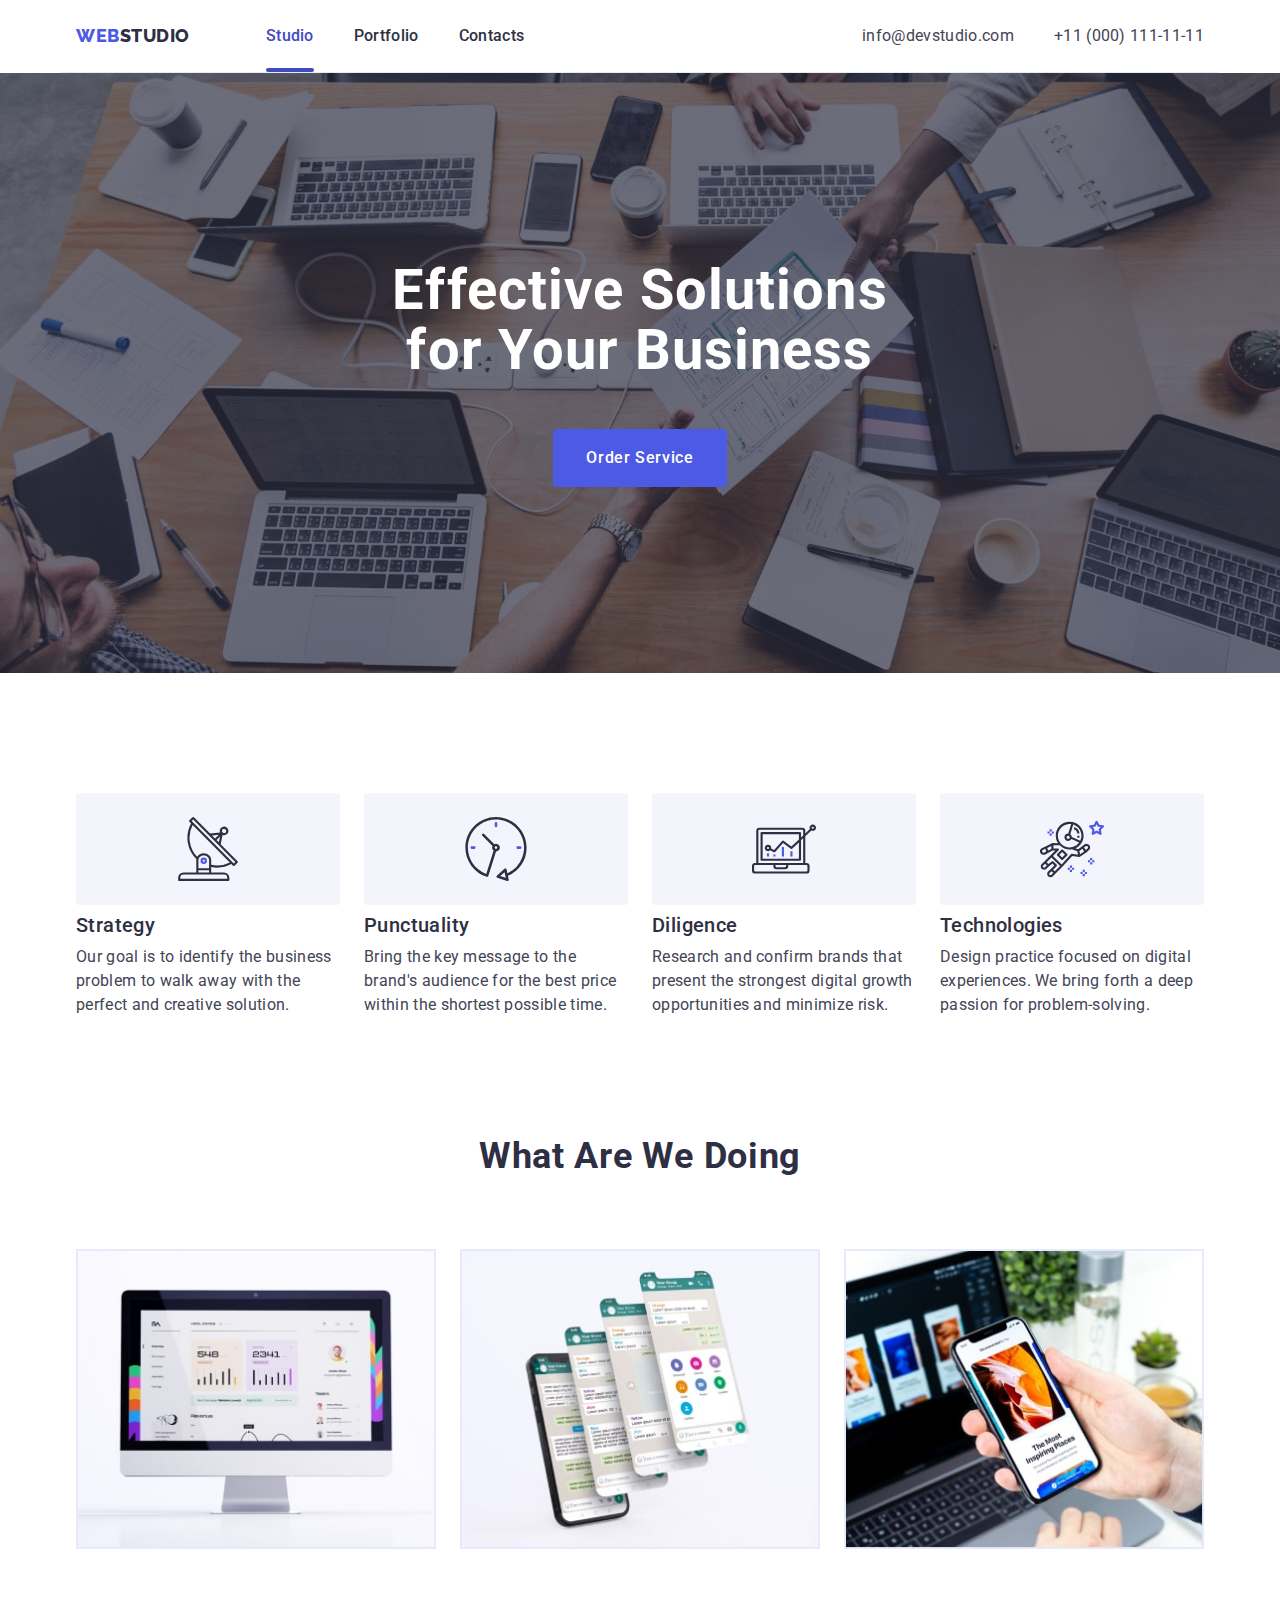
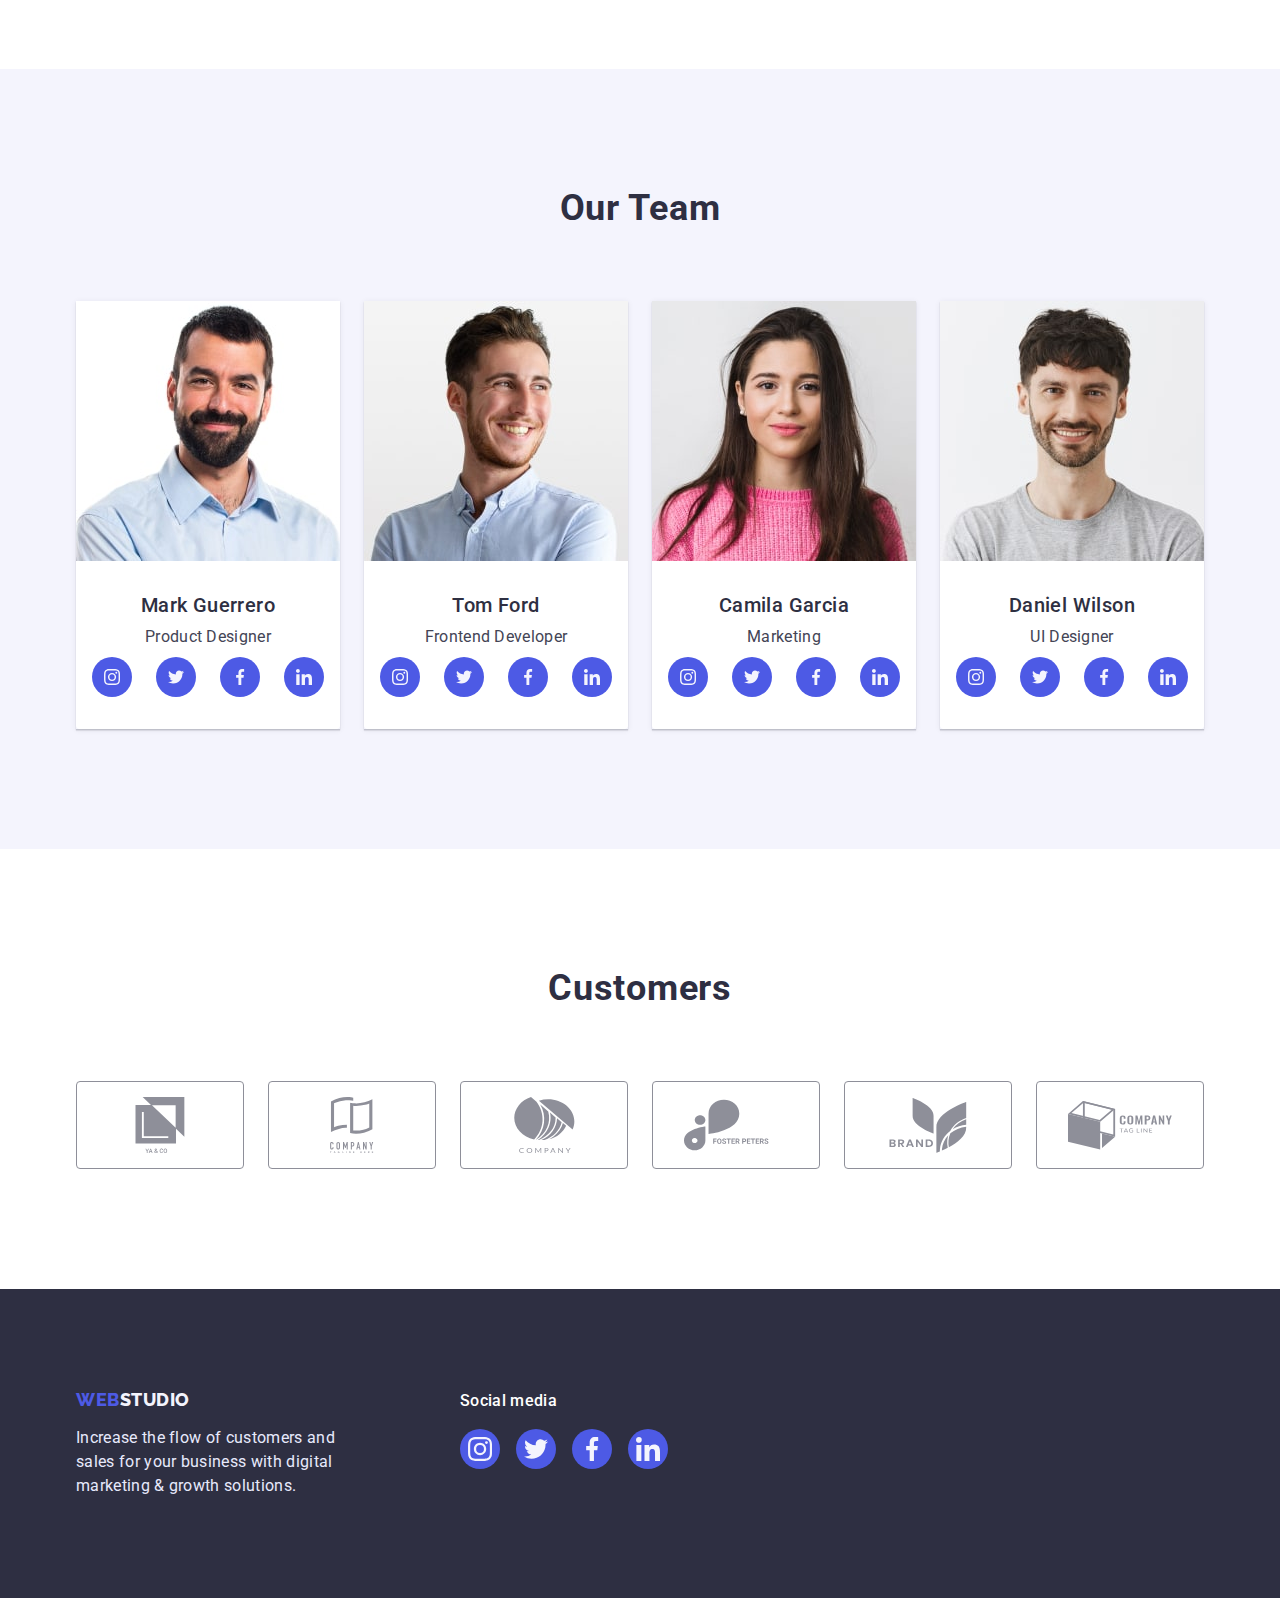
<file: index.html>
<!DOCTYPE html>
<html lang="en">
  <head>
    <meta charset="UTF-8" />
    <meta http-equiv="X-UA-Compatible" content="IE=edge" />
    <meta name="viewport" content="width=device-width, initial-scale=1.0" />
    <title>WebStudio</title>
    <link rel="preconnect" href="https://fonts.googleapis.com" />
    <link rel="preconnect" href="https://fonts.gstatic.com" crossorigin />
    <link
      href="https://fonts.googleapis.com/css2?family=Raleway:wght@800&family=Roboto:wght@400;500;700;900&display=swap"
      rel="stylesheet"
    />
    <link
      rel="stylesheet"
      href="https://cdnjs.cloudflare.com/ajax/libs/modern-normalize/1.1.0/modern-normalize.min.css"
    />
    <link rel="stylesheet" href="./css/styles.css" />
  </head>
  <body>
    <header class="header">
      <div class="container header-nav">
        <nav class="main-nav">
          <a class="logo link" href="./index.html">
            Web<span class="studio-header-logo">Studio</span></a
          >
          <ul class="header-list list">
            <li class="header-item item">
              <a class="current-link header-link link" href="./index.html"
                >Studio</a
              >
            </li>
            <li class="item">
              <a class="header-link link" href="./portfolio.html">Portfolio</a>
            </li>
            <li class="item">
              <a class="header-link link" href="">Contacts</a>
            </li>
          </ul>
        </nav>

        <address class="header-address">
          <ul class="address-list list">
            <li class="item">
              <a class="address-link link" href="mailto:info@devstudio.com"
                >info@devstudio.com</a
              >
            </li>

            <li class="item">
              <a class="address-link link" href="tel:+110001111111"
                >+11 (000) 111-11-11</a
              >
            </li>
          </ul>
        </address>
      </div>
    </header>
    <main>
      <!-- Hero -->
      <section class="hero section overlay">
        <div class="container">
          <h1 class="hero-title">Effective Solutions for Your Business</h1>
          <button class="hero-btn open-modal" type="button" data-modal-open>
            Order Service
          </button>

          <!-- Modal window -->
          <div class="backdrop is-hidden" data-modal>
            <div class="modal no-scroll">
              <button class="close-button" type="button" data-modal-close>
                <svg class="icon-close" width="8" height="8">
                  <use href="./images/symbol-defs.svg#close"></use>
                </svg>
              </button>
            </div>
          </div>
        </div>
      </section>

      <!-- Our advantages -->

      <section class="advantages section">
        <div class="container">
          <h2 class="visually-hidden">Our advantages</h2>
          <ul class="advantages-list list">
            <li class="item">
              <div class="item-icon-advantages">
                <svg class="icon-advantages" width="64" height="64">
                  <use href="./images/symbol-defs.svg#antenna"></use>
                </svg>
              </div>
              <h3 class="third-title-section title-advantages">Strategy</h3>
              <p class="advantages-text">
                Our goal is to identify the business problem to walk away with
                the perfect and creative solution.
              </p>
            </li>
            <li class="item">
              <div class="item-icon-advantages">
                <svg class="icon-advantages" width="64" height="64">
                  <use href="./images/symbol-defs.svg#clock"></use>
                </svg>
              </div>
              <h3 class="third-title-section">Punctuality</h3>
              <p class="advantages-text">
                Bring the key message to the brand's audience for the best price
                within the shortest possible time.
              </p>
            </li>
            <li class="item">
              <div class="item-icon-advantages">
                <svg class="icon-advantages" width="64" height="64">
                  <use href="./images/symbol-defs.svg#diagram"></use>
                </svg>
              </div>
              <h3 class="third-title-section">Diligence</h3>
              <p class="advantages-text">
                Research and confirm brands that present the strongest digital
                growth opportunities and minimize risk.
              </p>
            </li>
            <li class="item">
              <div class="item-icon-advantages">
                <svg class="icon-advantages" width="64" height="64">
                  <use href="./images/symbol-defs.svg#astronaut"></use>
                </svg>
              </div>
              <h3 class="third-title-section">Technologies</h3>
              <p class="advantages-text">
                Design practice focused on digital experiences. We bring forth a
                deep passion for problem-solving.
              </p>
            </li>
          </ul>
        </div>
      </section>
      <!-- What are we doing -->
      <section class="section doing">
        <div class="container">
          <h2 class="second-title-section">What are we doing</h2>
          <ul class="doing-list list">
            <li class="item">
              <img
                class="section-img"
                src="./images/img1-1.jpg"
                alt="Computer"
                width="360"
                height="300"
              />
            </li>
            <li class="item">
              <img
                class="section-img"
                src="./images/img1-2.jpg"
                alt="Phone"
                width="360"
                height="300"
              />
            </li>
            <li class="item">
              <img
                class="section-img"
                src="./images/img1-3.jpg"
                alt="Synchronization"
                width="360"
                height="300"
              />
            </li>
          </ul>
        </div>
      </section>
      <!-- Our team -->
      <section class="team section">
        <div class="container">
          <h2 class="second-title-section">Our Team</h2>
          <ul class="team-list list">
            <li class="item">
              <img
                class="team-img"
                src="./images/mark-guerrero.jpg"
                alt="Mark Guerrero"
                width="264"
                height="260"
              />
              <div class="team-img-text">
                <h3 class="third-title-section">Mark Guerrero</h3>
                <p class="member-text">Product Designer</p>
                <ul class="list list-icons-member">
                  <li class="item-icon-member">
                    <a
                      class="link-member"
                      href=""
                      target="_blank"
                      rel="noopener noreferrer nofollow"
                    >
                      <svg class="icon-member" width="16" height="16">
                        <use href="./images/symbol-defs.svg#instagram"></use>
                      </svg>
                    </a>
                  </li>
                  <li class="item-icon-member">
                    <a
                      class="link-member"
                      href=""
                      target="_blank"
                      rel="noopener noreferrer nofollow"
                    >
                      <svg class="icon-member" width="16" height="16">
                        <use href="./images/symbol-defs.svg#twitter"></use>
                      </svg>
                    </a>
                  </li>
                  <li class="item-icon-member">
                    <a
                      class="link-member"
                      href=""
                      target="_blank"
                      rel="noopener noreferrer nofollow"
                    >
                      <svg class="icon-member" width="16" height="16">
                        <use href="./images/symbol-defs.svg#facebook"></use>
                      </svg>
                    </a>
                  </li>
                  <li class="item-icon-member">
                    <a
                      class="link-member"
                      href=""
                      target="_blank"
                      rel="noopener noreferrer nofollow"
                    >
                      <svg class="icon-member" width="16" height="16">
                        <use href="./images/symbol-defs.svg#linkedin"></use>
                      </svg>
                    </a>
                  </li>
                </ul>
              </div>
            </li>
            <li class="item">
              <img
                class="team-img"
                src="./images/tom-ford.jpg"
                alt="Tom Ford"
                width="264"
                height="260"
              />
              <div class="team-img-text">
                <h3 class="third-title-section">Tom Ford</h3>
                <p class="member-text">Frontend Developer</p>
                <ul class="list list-icons-member">
                  <li class="item-icon-member">
                    <a
                      class="link-member"
                      href=""
                      target="_blank"
                      rel="noopener noreferrer nofollow"
                    >
                      <svg class="icon-member" width="16" height="16">
                        <use href="./images/symbol-defs.svg#instagram"></use>
                      </svg>
                    </a>
                  </li>
                  <li class="item-icon-member">
                    <a
                      class="link-member"
                      href=""
                      target="_blank"
                      rel="noopener noreferrer nofollow"
                    >
                      <svg class="icon-member" width="16" height="16">
                        <use href="./images/symbol-defs.svg#twitter"></use>
                      </svg>
                    </a>
                  </li>
                  <li class="item-icon-member">
                    <a
                      class="link-member"
                      href=""
                      target="_blank"
                      rel="noopener noreferrer nofollow"
                    >
                      <svg class="icon-member" width="16" height="16">
                        <use href="./images/symbol-defs.svg#facebook"></use>
                      </svg>
                    </a>
                  </li>
                  <li class="item-icon-member">
                    <a
                      class="link-member"
                      href=""
                      target="_blank"
                      rel="noopener noreferrer nofollow"
                    >
                      <svg class="icon-member" width="16" height="16">
                        <use href="./images/symbol-defs.svg#linkedin"></use>
                      </svg>
                    </a>
                  </li>
                </ul>
              </div>
            </li>
            <li class="item">
              <img
                class="team-img"
                src="./images/camila-garcia.jpg"
                alt="Camila Garcia"
                width="264"
                height="260"
              />
              <div class="team-img-text">
                <h3 class="third-title-section">Camila Garcia</h3>
                <p class="member-text">Marketing</p>
                <ul class="list list-icons-member">
                  <li class="item-icon-member">
                    <a
                      class="link-member"
                      href=""
                      target="_blank"
                      rel="noopener noreferrer nofollow"
                    >
                      <svg class="icon-member" width="16" height="16">
                        <use href="./images/symbol-defs.svg#instagram"></use>
                      </svg>
                    </a>
                  </li>
                  <li class="item-icon-member">
                    <a
                      class="link-member"
                      href=""
                      target="_blank"
                      rel="noopener noreferrer nofollow"
                    >
                      <svg class="icon-member" width="16" height="16">
                        <use href="./images/symbol-defs.svg#twitter"></use>
                      </svg>
                    </a>
                  </li>
                  <li class="item-icon-member">
                    <a
                      class="link-member"
                      href=""
                      target="_blank"
                      rel="noopener noreferrer nofollow"
                    >
                      <svg class="icon-member" width="16" height="16">
                        <use href="./images/symbol-defs.svg#facebook"></use>
                      </svg>
                    </a>
                  </li>
                  <li class="item-icon-member">
                    <a
                      class="link-member"
                      href=""
                      target="_blank"
                      rel="noopener noreferrer nofollow"
                    >
                      <svg class="icon-member" width="16" height="16">
                        <use href="./images/symbol-defs.svg#linkedin"></use>
                      </svg>
                    </a>
                  </li>
                </ul>
              </div>
            </li>
            <li class="item">
              <img
                class="team-img"
                src="./images/daniel-wilson.jpg"
                alt="Daniel Wilson"
                width="264"
                height="260"
              />
              <div class="team-img-text">
                <h3 class="third-title-section">Daniel Wilson</h3>
                <p class="member-text">UI Designer</p>
                <ul class="list list-icons-member">
                  <li class="item-icon-member">
                    <a
                      class="link-member"
                      href=""
                      target="_blank"
                      rel="noopener noreferrer nofollow"
                    >
                      <svg class="icon-member" width="16" height="16">
                        <use href="./images/symbol-defs.svg#instagram"></use>
                      </svg>
                    </a>
                  </li>
                  <li class="item-icon-member">
                    <a
                      class="link-member"
                      href=""
                      target="_blank"
                      rel="noopener noreferrer nofollow"
                    >
                      <svg class="icon-member" width="16" height="16">
                        <use href="./images/symbol-defs.svg#twitter"></use>
                      </svg>
                    </a>
                  </li>
                  <li class="item-icon-member">
                    <a
                      class="link-member"
                      href=""
                      target="_blank"
                      rel="noopener noreferrer nofollow"
                    >
                      <svg class="icon-member" width="16" height="16">
                        <use href="./images/symbol-defs.svg#facebook"></use>
                      </svg>
                    </a>
                  </li>
                  <li class="item-icon-member">
                    <a
                      class="link-member"
                      href="link-member"
                      target="_blank"
                      rel="noopener noreferrer nofollow"
                    >
                      <svg class="icon-member" width="16" height="16">
                        <use href="./images/symbol-defs.svg#linkedin"></use>
                      </svg>
                    </a>
                  </li>
                </ul>
              </div>
            </li>
          </ul>
        </div>
      </section>

      <section class="section">
        <div class="container">
          <h2 class="second-title-section">Customers</h2>
          <ul class="list customers-list">
            <li class="item-icon-customer">
              <a
                class="link-customer"
                href=""
                target="_blank"
                rel="noopener noreferrer nofollow"
              >
                <svg class="icon-customer" width="104" height="56">
                  <use href="./images/symbol-defs.svg#client1"></use>
                </svg>
              </a>
            </li>
            <li class="item-icon-customer">
              <a
                class="link-customer"
                href=""
                target="_blank"
                rel="noopener noreferrer nofollow"
              >
                <svg class="icon-customer" width="104" height="56">
                  <use href="./images/symbol-defs.svg#client2"></use>
                </svg>
              </a>
            </li>
            <li class="item-icon-customer">
              <a
                class="link-customer"
                href=""
                target="_blank"
                rel="noopener noreferrer nofollow"
              >
                <svg class="icon-customer" width="104" height="56">
                  <use href="./images/symbol-defs.svg#client3"></use>
                </svg>
              </a>
            </li>
            <li class="item-icon-customer">
              <a
                class="link-customer"
                href=""
                target="_blank"
                rel="noopener noreferrer nofollow"
              >
                <svg class="icon-customer" width="104" height="56">
                  <use href="./images/symbol-defs.svg#client4"></use>
                </svg>
              </a>
            </li>
            <li class="item-icon-customer">
              <a
                class="link-customer"
                href=""
                target="_blank"
                rel="noopener noreferrer nofollow"
              >
                <svg class="icon-customer" width="104" height="56">
                  <use href="./images/symbol-defs.svg#client5"></use>
                </svg>
              </a>
            </li>
            <li class="item-icon-customer">
              <a
                class="link-customer"
                href=""
                target="_blank"
                rel="noopener noreferrer nofollow"
              >
                <svg class="icon-customer" width="104" height="56">
                  <use href="./images/symbol-defs.svg#client6"></use>
                </svg>
              </a>
            </li>
          </ul>
        </div>
      </section>
    </main>
    <footer class="footer">
      <div class="container social-media-add">
        <div>
          <a class="logo link logo-footer" href="./index.html">
            Web<span class="studio-footer-logo">Studio</span></a
          >
          <p class="footer-text">
            Increase the flow of customers and sales for your business with
            digital marketing & growth solutions.
          </p>
        </div>
        <div class="social-media-container">
          <p class="text-sm">Social media</p>
          <ul class="list list-icons-sm">
            <li class="item-icon-sm">
              <a
                class="link-sm"
                href=""
                target="_blank"
                rel="noopener noreferrer nofollow"
              >
                <svg class="icon-sm" width="24" height="24">
                  <use href="./images/symbol-defs.svg#instagram"></use>
                </svg>
              </a>
            </li>
            <li class="item-icon-sm">
              <a
                class="link-sm"
                href=""
                target="_blank"
                rel="noopener noreferrer nofollow"
              >
                <svg class="icon-sm" width="24" height="24">
                  <use href="./images/symbol-defs.svg#twitter"></use>
                </svg>
              </a>
            </li>
            <li class="item-icon-sm">
              <a
                class="link-sm"
                href=""
                target="_blank"
                rel="noopener noreferrer nofollow"
              >
                <svg class="icon-sm" width="24" height="24">
                  <use href="./images/symbol-defs.svg#facebook"></use>
                </svg>
              </a>
            </li>
            <li class="item-icon-sm">
              <a
                class="link-sm"
                href=""
                target="_blank"
                rel="noopener noreferrer nofollow"
              >
                <svg class="icon-sm" width="24" height="24">
                  <use href="./images/symbol-defs.svg#linkedin"></use>
                </svg>
              </a>
            </li>
          </ul>
        </div>
      </div>
    </footer>
    <script src="./js/modal.js"></script>
  </body>
</html>
</file>
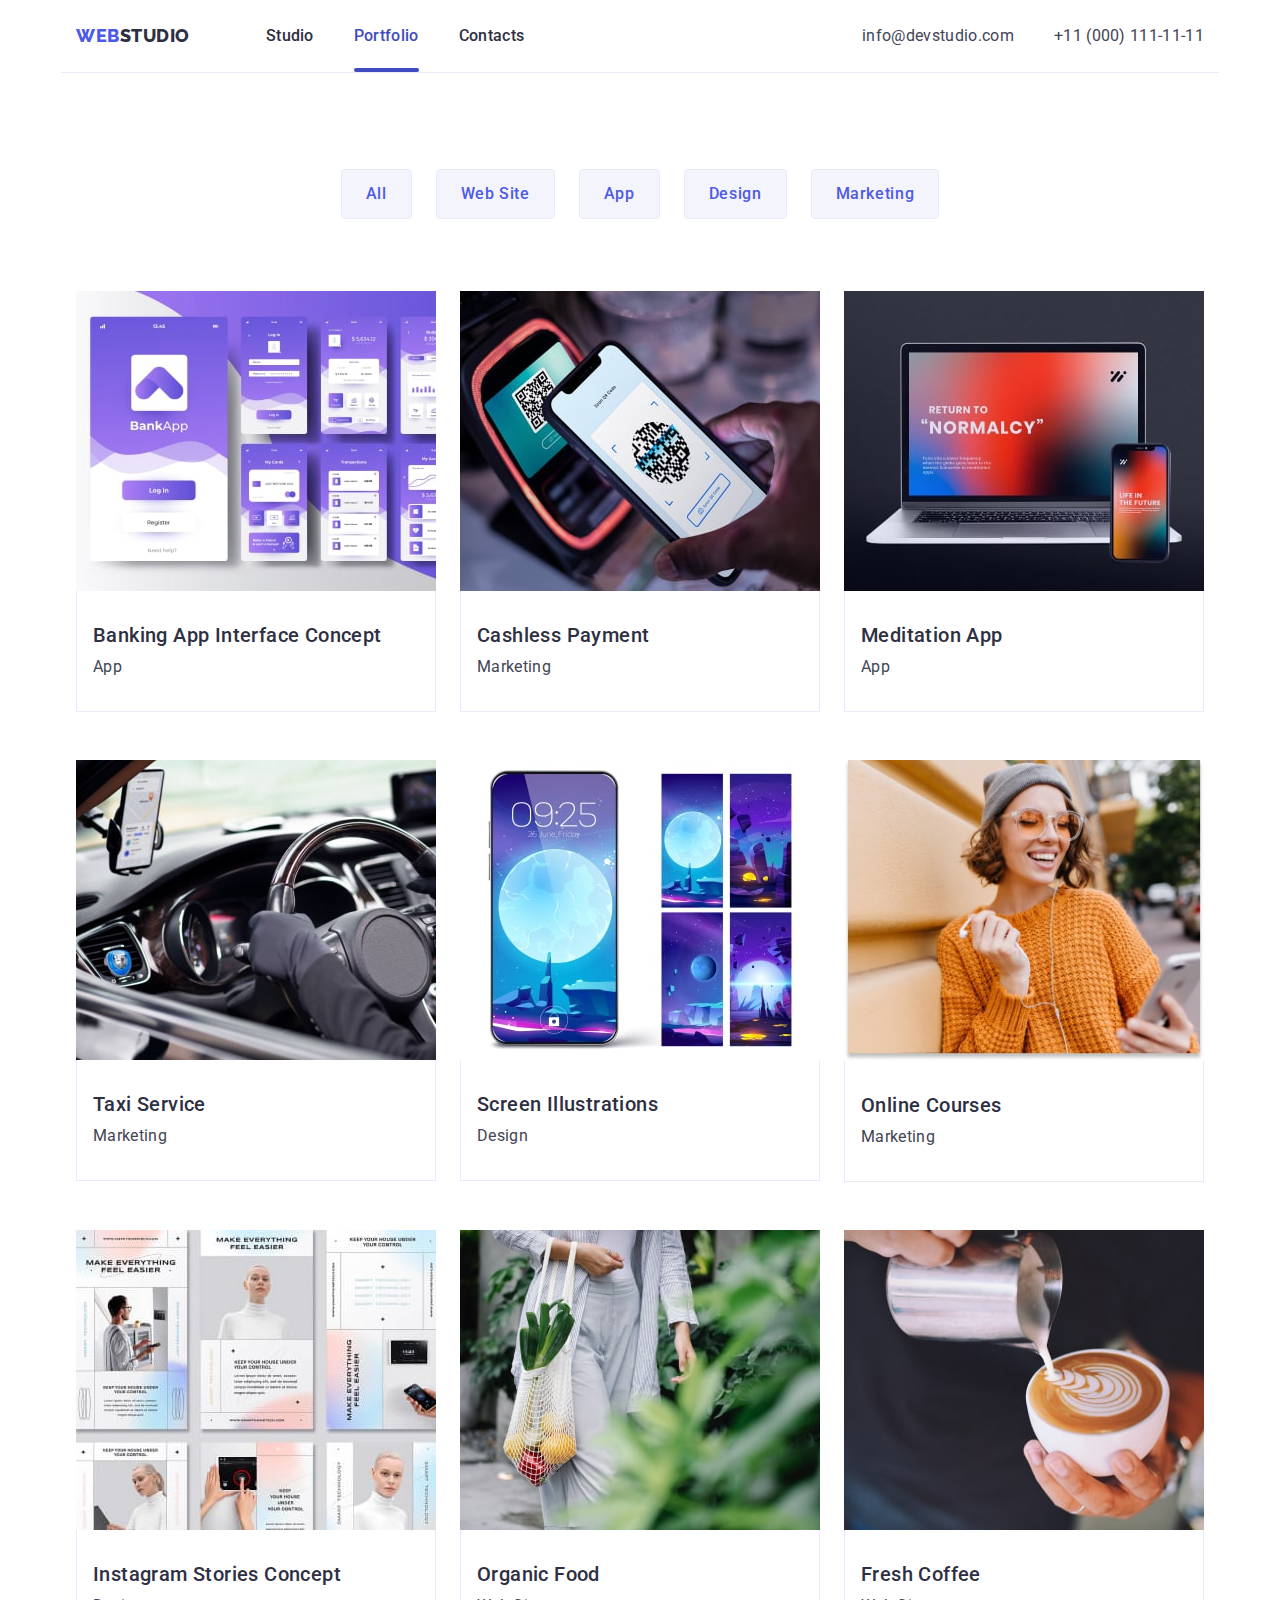
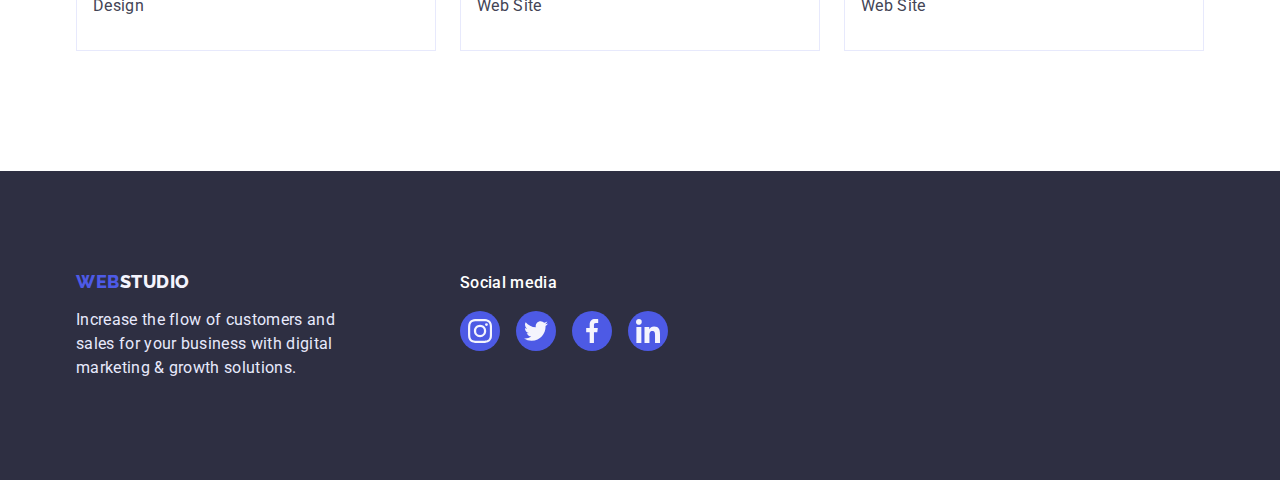
<file: portfolio.html>
<!DOCTYPE html>
<html lang="en">
  <head>
    <meta charset="UTF-8" />
    <meta http-equiv="X-UA-Compatible" content="IE=edge" />
    <meta name="viewport" content="width=device-width, initial-scale=1.0" />
    <title>Portfolio</title>
    <link rel="preconnect" href="https://fonts.googleapis.com" />
    <link rel="preconnect" href="https://fonts.gstatic.com" crossorigin />
    <link
      href="https://fonts.googleapis.com/css2?family=Raleway:wght@800&family=Roboto:wght@400;500;700;900&display=swap"
      rel="stylesheet"
    />
    <link
      rel="stylesheet"
      href="https://cdnjs.cloudflare.com/ajax/libs/modern-normalize/1.1.0/modern-normalize.min.css"
    />
    <link rel="stylesheet" href="./css/styles.css" />
  </head>
  <body>
    <header class="header">
      <div class="container header-nav">
        <nav class="main-nav">
          <a class="logo link" href="./index.html"
            >Web<span class="studio-header-logo">Studio</span></a
          >
          <ul class="header-list list">
            <li class="item">
              <a class="header-link link" href="./index.html">Studio</a>
            </li>
            <li class="item">
              <a class="current-link header-link link" href="./portfolio.html"
                >Portfolio</a
              >
            </li>
            <li class="item">
              <a class="header-link link" href="">Contacts</a>
            </li>
          </ul>
        </nav>
        <address class="header-address">
          <ul class="address-list list">
            <li class="item">
              <a class="address-link link" href="mailto:info@devstudio.com"
                >info@devstudio.com</a
              >
            </li>
            <li class="item">
              <a class="address-link link" href="tel:+110001111111"
                >+11 (000) 111-11-11</a
              >
            </li>
          </ul>
        </address>
      </div>
    </header>
    <main>
      <section class="portfolio-section section">
        <div class="container">
          <h1 class="visually-hidden">Portfolio</h1>
          <ul class="filter-list list">
            <li class="item">
              <button class="filter-btn" type="button">All</button>
            </li>
            <li class="item">
              <button class="filter-btn" type="button">Web Site</button>
            </li>
            <li class="item">
              <button class="filter-btn" type="button">App</button>
            </li>
            <li class="item">
              <button class="filter-btn" type="button">Design</button>
            </li>
            <li class="item">
              <button class="filter-btn" type="button">Marketing</button>
            </li>
          </ul>

          <!-- Portfolio -->

          <ul class="portfolio-list list">
            <li class="item">
              <a class="portfolio-link link" href="">
                <div class="portfolio-thumbs">
                  <div class="overlay-container">
                    <p class="portfolio-thumbs-text">
                      14 Stylish and User-Friendly App Design Concepts · Task
                      Manager App · Calorie Tracker App · Exotic Fruit Ecommerce
                      App · Cloud Storage App
                    </p>
                  </div>

                  <img
                    class="portfolio-img"
                    src="./images2/banking-app.jpg"
                    alt="banking app"
                    width="360"
                    height="300"
                  />
                </div>
                <div class="portfolio-img-text">
                  <h2 class="third-title-section">
                    Banking App Interface Concept
                  </h2>
                  <p class="portfolio-text">App</p>
                </div>
              </a>
            </li>
            <li class="item">
              <a class="portfolio-link link" href="">
                <div class="portfolio-thumbs">
                  <div class="overlay-container">
                    <p class="portfolio-thumbs-text">
                      14 Stylish and User-Friendly App Design Concepts · Task
                      Manager App · Calorie Tracker App · Exotic Fruit Ecommerce
                      App · Cloud Storage App
                    </p>
                  </div>
                  <img
                    class="portfolio-img"
                    src="./images2/cashless-payment.jpg"
                    alt="cashless-payment"
                    width="360"
                    height="300"
                  />
                </div>
                <div class="portfolio-img-text">
                  <h2 class="third-title-section">Cashless Payment</h2>
                  <p class="portfolio-text">Marketing</p>
                </div>
              </a>
            </li>
            <li class="item">
              <a class="portfolio-link link" href="">
                <div class="portfolio-thumbs">
                  <div class="overlay-container">
                    <p class="portfolio-thumbs-text">
                      14 Stylish and User-Friendly App Design Concepts · Task
                      Manager App · Calorie Tracker App · Exotic Fruit Ecommerce
                      App · Cloud Storage App
                    </p>
                  </div>
                  <img
                    class="portfolio-img"
                    src="./images2/meditaion-app.jpg"
                    alt="meditaion-app"
                    width="360"
                    height="300"
                  />
                </div>

                <div class="portfolio-img-text">
                  <h2 class="third-title-section">Meditation App</h2>
                  <p class="portfolio-text">App</p>
                </div>
              </a>
            </li>
            <li class="item">
              <a class="portfolio-link link" href="">
                <div class="portfolio-thumbs">
                  <div class="overlay-container">
                    <p class="portfolio-thumbs-text">
                      14 Stylish and User-Friendly App Design Concepts · Task
                      Manager App · Calorie Tracker App · Exotic Fruit Ecommerce
                      App · Cloud Storage App
                    </p>
                  </div>
                  <img
                    class="portfolio-img"
                    src="./images2/taxi-service.jpg"
                    alt="taxi-service"
                    width="360"
                    height="300"
                  />
                </div>
                <div class="portfolio-img-text">
                  <h2 class="third-title-section">Taxi Service</h2>
                  <p class="portfolio-text">Marketing</p>
                </div>
              </a>
            </li>
            <li class="item">
              <a class="portfolio-link link" href="">
                <div class="portfolio-thumbs">
                  <div class="overlay-container">
                    <p class="portfolio-thumbs-text">
                      14 Stylish and User-Friendly App Design Concepts · Task
                      Manager App · Calorie Tracker App · Exotic Fruit Ecommerce
                      App · Cloud Storage App
                    </p>
                  </div>
                  <img
                    class="portfolio-img"
                    src="./images2/screen-illustrations.jpg"
                    alt="screen-illustrations"
                    width="360"
                    height="300"
                  />
                </div>
                <div class="portfolio-img-text">
                  <h2 class="third-title-section">Screen Illustrations</h2>
                  <p class="portfolio-text">Design</p>
                </div>
              </a>
            </li>
            <li class="item">
              <a class="portfolio-link link" href="">
                <div class="portfolio-thumbs">
                  <div class="overlay-container">
                    <p class="portfolio-thumbs-text">
                      14 Stylish and User-Friendly App Design Concepts · Task
                      Manager App · Calorie Tracker App · Exotic Fruit Ecommerce
                      App · Cloud Storage App
                    </p>
                  </div>
                  <img
                    class="portfolio-img"
                    src="./images2/online-courses.jpg"
                    alt="online-courses"
                    width="360"
                    height="300"
                  />
                </div>
                <div class="portfolio-img-text">
                  <h2 class="third-title-section">Online Courses</h2>
                  <p class="portfolio-text">Marketing</p>
                </div>
              </a>
            </li>
            <li class="item">
              <a class="portfolio-link link" href="">
                <div class="portfolio-thumbs">
                  <div class="overlay-container">
                    <p class="portfolio-thumbs-text">
                      14 Stylish and User-Friendly App Design Concepts · Task
                      Manager App · Calorie Tracker App · Exotic Fruit Ecommerce
                      App · Cloud Storage App
                    </p>
                  </div>
                  <img
                    class="portfolio-img"
                    src="./images2/stories-concept.jpg"
                    alt="stories-concept"
                    width="360"
                    height="300"
                  />
                </div>
                <div class="portfolio-img-text">
                  <h2 class="third-title-section">Instagram Stories Concept</h2>
                  <p class="portfolio-text">Design</p>
                </div>
              </a>
            </li>
            <li class="item">
              <a class="portfolio-link link" href="">
                <div class="portfolio-thumbs">
                  <div class="overlay-container">
                    <p class="portfolio-thumbs-text">
                      14 Stylish and User-Friendly App Design Concepts · Task
                      Manager App · Calorie Tracker App · Exotic Fruit Ecommerce
                      App · Cloud Storage App
                    </p>
                  </div>
                  <img
                    class="portfolio-img"
                    src="./images2/organic-food.jpg"
                    alt="organic-food"
                    width="360"
                    height="300"
                  />
                </div>
                <div class="portfolio-img-text">
                  <h2 class="third-title-section">Organic Food</h2>
                  <p class="portfolio-text">Web Site</p>
                </div>
              </a>
            </li>
            <li class="item">
              <a class="portfolio-link link" href="">
                <div class="portfolio-thumbs">
                  <div class="overlay-container">
                    <p class="portfolio-thumbs-text">
                      14 Stylish and User-Friendly App Design Concepts · Task
                      Manager App · Calorie Tracker App · Exotic Fruit Ecommerce
                      App · Cloud Storage App
                    </p>
                  </div>
                  <img
                    class="portfolio-img"
                    src="./images2/fresh-coffee.jpg"
                    alt="fresh-coffee"
                    width="360"
                    height="300"
                  />
                </div>
                <div class="portfolio-img-text">
                  <h2 class="third-title-section">Fresh Coffee</h2>
                  <p class="portfolio-text">Web Site</p>
                </div>
              </a>
            </li>
          </ul>
        </div>
      </section>
    </main>
    <footer class="footer">
      <div class="container social-media-add">
        <div>
          <a class="logo link logo-footer" href="./index.html">
            Web<span class="studio-footer-logo">Studio</span></a
          >
          <p class="footer-text">
            Increase the flow of customers and sales for your business with
            digital marketing & growth solutions.
          </p>
        </div>
        <div class="social-media-container">
          <p class="text-sm">Social media</p>
          <ul class="list list-icons-sm">
            <li class="item-icon-sm">
              <a
                class="link-sm"
                href=""
                target="_blank"
                rel="noopener noreferrer nofollow"
              >
                <svg class="icon-sm" width="24" height="24">
                  <use href="./images/symbol-defs.svg#instagram"></use>
                </svg>
              </a>
            </li>
            <li class="item-icon-sm">
              <a
                class="link-sm"
                href=""
                target="_blank"
                rel="noopener noreferrer nofollow"
              >
                <svg class="icon-sm" width="24" height="24">
                  <use href="./images/symbol-defs.svg#twitter"></use>
                </svg>
              </a>
            </li>
            <li class="item-icon-sm">
              <a
                class="link-sm"
                href=""
                target="_blank"
                rel="noopener noreferrer nofollow"
              >
                <svg class="icon-sm" width="24" height="24">
                  <use href="./images/symbol-defs.svg#facebook"></use>
                </svg>
              </a>
            </li>
            <li class="item-icon-sm">
              <a
                class="link-sm"
                href=""
                target="_blank"
                rel="noopener noreferrer nofollow"
              >
                <svg class="icon-sm" width="24" height="24">
                  <use href="./images/symbol-defs.svg#linkedin"></use>
                </svg>
              </a>
            </li>
          </ul>
        </div>
      </div>
    </footer>
  </body>
</html>
</file>
<file: css/styles.css>
:root {
  --color-iris: #4d5ae5;
  --color-ocean: #404bbf;
  --color-navy-blue: #2e2f42;
  --color-green: #31d0aa;
  --color-slate: #434455;
  --color-light-slate: #8e8f99;
  --color-cornflower: #e7e9fc;
  --color-cloud: #f4f4fd;
  --color-navy-blue-modal: #2e2f42;
  --color-grey: #2e2f42;
  --color-white: #ffffff;
  --timing-function: cubic-bezier(0.4, 0, 0.2, 1);
}

body {
  font-family: 'Roboto', sans-serif;
  font-weight: 500;
  font-style: normal;
  background-color: var(--color-white);
  color: var(--color-slate);
}

.link {
  text-decoration: none;
}

.list {
  list-style: none;
}

.container {
  margin-left: auto;
  margin-right: auto;
  width: 1158px;
  padding-left: 15px;
  padding-right: 15px;
  /* outline: 4px solid tomato; */
}

.section {
  padding-top: 120px;
  padding-bottom: 120px;
}

/* Logo */
.logo {
  font-family: 'Raleway', sans-serif;
  font-weight: 800;
  font-size: 18px;
  line-height: 1.17;
  letter-spacing: 0.03em;
  text-transform: uppercase;
  color: var(--color-iris);
}

.studio-header-logo {
  color: var(--color-navy-blue);
}

.studio-footer-logo {
  color: var(--color-cloud);
}

/* Menu nav, address */

.header .container {
  border-bottom: 1px solid var(--color-cornflower);
}

.header-link {
  position: relative;
  display: block;
  padding-top: 24px;
  padding-bottom: 24px;

  font-size: 16px;
  line-height: 1.5;
  letter-spacing: 0.02em;
  color: var(--color-navy-blue);

  transition: color 250ms var(--timing-function);
}

/* Add bottom underline for current page */

.current-link {
  color: var(--color-ocean);
}

.current-link::after {
  display: inline-block;
  content: '';
  position: absolute;
  bottom: 0;
  right: 0;
  width: 100%;
  height: 4px;
  background: var(--color-ocean);
  border-radius: 2px;
}

.header-address {
  font-style: normal;
  margin-left: auto;
}
.address-link {
  font-weight: 400;
  font-size: 16px;
  line-height: 1.5;
  letter-spacing: 0.02em;
  color: inherit;

  transition: color 250ms var(--timing-function);
}
.header-link:is(:hover, :focus),
.address-link:is(:hover, :focus) {
  color: var(--color-ocean);
}

.header-nav {
  display: flex;
  align-items: center;
}

.main-nav {
  display: flex;
  align-items: center;
}
.header-list {
  display: flex;
  margin-left: 76px;
  padding-left: 0;
  margin-top: 0;
  margin-bottom: 0;
}

.header-list .item:not(:last-child) {
  margin-right: 40px;
}

.address-list {
  display: flex;
  padding-left: 0;
  margin: 0;
}

.address-list .item + .item {
  margin-left: 40px;
}

/* Hero */

.hero {
  background-color: var(--color-navy-blue);
  text-align: center;
  padding-top: 188px;
  padding-bottom: 188px;
}

.overlay {
  max-width: 1440px;
  height: 600px;
  margin-left: auto;
  margin-right: auto;

  background-image: linear-gradient(
      to right,
      rgba(46, 47, 66, 0.7),
      rgba(46, 47, 66, 0.7)
    ),
    url('../images/people-office.jpg');
}

.hero-title {
  margin-top: 0;
  margin-bottom: 48px;
  margin-left: auto;
  margin-right: auto;
  max-width: 496px;

  font-weight: 700;
  font-size: 56px;
  line-height: 1.07;
  letter-spacing: 0.02em;
  text-align: center;
  color: var(--color-white);
}

.hero-btn {
  display: inline-block;
  min-width: 169px;
  padding: 16px 32px;
  border-radius: 4px;
  border: 1px solid transparent;

  font-family: inherit;
  font-weight: inherit;
  background-color: var(--color-iris);
  font-size: 16px;
  line-height: 1.5;
  letter-spacing: 0.04em;
  color: var(--color-white);
  cursor: pointer;

  transition: background-color 250ms var(--timing-function);
}

.hero-btn:is(:hover, :focus) {
  background-color: var(--color-ocean);
}

/* Modal window */
.backdrop {
  position: fixed;
  top: 0;
  left: 0;

  width: 100%;
  height: 100%;
  background-color: rgba(46, 47, 66, 0.4);

  opacity: 1;

  transition: opacity 250ms var(--timing-function);
}

.is-hidden {
  opacity: 0;
  visibility: hidden;
  pointer-events: none;
}

.is-hidden .modal {
  opacity: 0;
  transform: translate(-50%, -50%) scale(0.8);
}

.modal {
  position: absolute;
  width: 408px;
  height: 576px;
  top: 50%;
  left: 50%;

  background: #fcfcfc;
  box-shadow: 0px 1px 1px rgba(0, 0, 0, 0.14), 0px 1px 3px rgba(0, 0, 0, 0.12),
    0px 2px 1px rgba(0, 0, 0, 0.2);
  border-radius: 4px;

  transform: translate(-50%, -50%) scale(1.1);

  transition: transform 250ms var(--timing-function);
}

.no-scroll {
  overflow: hidden;
}

.close-button {
  position: absolute;
  top: 24px;
  right: 24px;
  width: 24px;
  height: 24px;
  padding: 4px;
  display: flex;
  align-items: center;
  justify-content: center;

  color: var(--color-navy-blue);
  background: var(--color-cornflower);
  border: 1px solid rgba(0, 0, 0, 0.1);
  border-radius: 50%;
  cursor: pointer;

  transition: background-color 250ms var(--timing-function),
    color 250ms var(--timing-function);
}

.close-button:is(:hover, :focus, :active) {
  color: var(--color-white);
  background-color: var(--color-ocean);
}
.icon-close {
  fill: currentColor;
  /* position: absolute; */
  /* top: 50%;
  left: 50%;
  transform: translate(-50%, -50%); */
}

/* Our advantages */

.visually-hidden {
  position: absolute;
  width: 1px;
  height: 1px;
  margin: -1px;
  border: 0;
  padding: 0;
  white-space: nowrap;
  clip-path: inset(100%);
  clip: rect(0 0 0 0);
  overflow: hidden;
}

.advantages-list {
  display: flex;
  margin-top: 0;
  margin-bottom: 0;
  padding-left: 0;
  padding-right: 0;
}

.advantages-list .item {
  flex-basis: calc((100%-72px) / 4);
  margin-right: 24px;
  align-items: center;
}

.advantages-list .item:last-child {
  margin-right: 0;
}

.third-title-section {
  margin-top: 0;
  margin-bottom: 8px;

  font-weight: inherit;
  font-size: 20px;
  line-height: 1.2;
  letter-spacing: 0.02em;
  color: var(--color-navy-blue);
}

.advantages-text,
.member-text,
.portfolio-text {
  margin: 0;

  font-weight: 400;
  font-size: 16px;
  line-height: 1.5;
  letter-spacing: 0.02em;
  color: var(--color-slate);
}

/* Icons advantages */

.item-icon-advantages {
  display: flex;
  width: 264px;
  height: 112px;
  background-color: var(--color-cloud);
  margin-bottom: 8px;
  border-radius: 4px;
  justify-content: center;
  align-items: center;
}

/* What are we doing*/
.doing {
  padding-top: 0;
}

.second-title-section {
  margin-top: 0;
  margin-bottom: 72px;

  font-weight: 700;
  font-size: 36px;
  line-height: 1.11;
  letter-spacing: 0.02em;
  text-align: center;
  text-transform: capitalize;
  color: var(--color-navy-blue);
}

.doing-list {
  display: flex;
  padding-left: 0;
  margin: 0;
}

/* Properties for Images */

.team-img {
  display: block;
  max-width: 100%;
  height: auto;
}

.section-img {
  display: block;
  max-width: 100%;
  height: auto;
  border: 1px solid var(--color-cornflower);
}

.portfolio-img {
  display: block;
  max-width: 100%;
  height: auto;
}

.doing-list .item {
  width: 360px;
}

.doing-list .item + .item {
  margin-left: 24px;
}

/* Our team  */

.team {
  background-color: var(--color-cloud);
}

.team-list {
  display: flex;
  margin: 0;
  padding-left: 0;
  text-align: center;
}

.team-list .item {
  width: calc((100%-72px) / 4);
  margin-right: 24px;
  box-shadow: 0px 1px 6px rgba(46, 47, 66, 0.08),
    0px 1px 1px rgba(46, 47, 66, 0.16), 0px 2px 1px rgba(46, 47, 66, 0.08);
}

.team-list .item:last-child {
  margin-right: 0;
}

.team-img-text {
  padding: 32px 16px;
  background-color: var(--color-white);
  border-radius: 0px 0px 4px 4px;
}

/* Icons team */

.list-icons-member {
  display: flex;
  padding: 0;
  margin-top: 8px;
}

.item-icon-member {
  width: 40px;
  height: 40px;
  margin-right: 24px;
}

.item-icon-member:last-child {
  margin-right: 0;
}

.link-member:is(:hover, :focus, :active) {
  background-color: var(--color-ocean);
}

.link-member {
  display: flex;
  width: 100%;
  height: 100%;
  border-radius: 50%;
  background-color: var(--color-iris);
  color: var(--color-cloud);
  justify-content: center;
  align-items: center;

  transition: background-color 250ms var(--timing-function);
}

.icon-member {
  fill: currentColor;
}

/* Icons Customers */

.customers-list {
  display: flex;
  padding: 0;
  margin: 0;
}

.item-icon-customer {
  width: 168px;
  height: 88px;
  margin-right: 24px;
}

.item-icon-customer:last-child {
  margin-right: 0;
}

.link-customer {
  display: flex;
  width: 100%;
  height: 100%;
  color: var(--color-light-slate);
  border: 1px solid var(--color-light-slate);
  border-radius: 4px;
  justify-content: center;
  align-items: center;

  transition: color 250ms var(--timing-function),
    border 250ms var(--timing-function);
}

.icon-customer {
  fill: currentColor;
}

/* Hover/focus icons-customers */

.link-customer:is(:hover, :focus, :active) {
  border: 1px solid var(--color-ocean);
}

.link-customer:is(:hover, :focus, :active) {
  color: var(--color-ocean);
}

/* Footer */

.footer {
  padding-top: 100px;
  padding-bottom: 100px;
  background-color: var(--color-navy-blue);
}

.logo-footer {
  display: block;
  margin-bottom: 16px;
}

.footer-text {
  width: 264px;
  margin: 0;
  font-weight: 400;
  font-size: 16px;
  line-height: 1.5;
  letter-spacing: 0.02em;
  color: var(--color-cornflower);
}

.social-media-add {
  display: flex;
}

.text-sm {
  margin-top: 0;

  font-weight: inherit;
  color: var(--color-white);
  font-size: 16px;
  line-height: 1.5;
  letter-spacing: 0.02em;
}

.social-media-container {
  margin-left: 120px;
}

/* Icons Social Media */

.list-icons-sm {
  display: flex;
  padding: 0;
  margin: 0;
}

.item-icon-sm {
  width: 40px;
  height: 40px;
  margin-right: 16px;
}

.item-icon-sm:last-child {
  margin-right: 0;
}

.link-sm {
  display: flex;
  width: 100%;
  height: 100%;
  border-radius: 50%;
  color: var(--color-cloud);
  background-color: var(--color-iris);
  justify-content: center;
  align-items: center;

  transition: background-color 250ms var(--timing-function);
}

.icon-sm {
  fill: currentColor;
}

.link-sm:is(:hover, :focus, :active) {
  background-color: var(--color-green);
}

/* Filter buttons */

.filter-btn {
  display: block;
  padding: 12px 24px;
  background-color: var(--color-cloud);
  font-family: inherit;
  font-weight: inherit;
  font-size: 16px;
  line-height: 1.5;
  letter-spacing: 0.04em;
  color: var(--color-iris);
  border: 1px solid var(--color-cornflower);
  border-radius: 4px;
  cursor: pointer;

  transition: background-color 250ms var(--timing-function),
    color 250ms var(--timing-function), box-shadow 250ms var(--timing-function),
    border-color 250ms var(--timing-function);
}

.filter-btn:is(:hover, :focus) {
  background-color: var(--color-ocean);
  color: var(--color-white);
  box-shadow: 0px 3px 1px rgba(0, 0, 0, 0.1), 0px 2px 1px rgba(0, 0, 0, 0.08),
    0px 2px 2px rgba(0, 0, 0, 0.12);
  border-color: transparent;
}

.filter-list {
  display: flex;
  padding-left: 0;
  margin-top: 0;
  margin-bottom: 0;

  justify-content: center;
  gap: 24px;
}

/* Portfolio-cards */

.portfolio-section {
  padding-top: 96px;
}

.portfolio-list {
  display: flex;
  flex-wrap: wrap;
  padding-left: 0;
  margin-bottom: 0;
  margin-top: 72px;
  row-gap: 48px;
  column-gap: 24px;
}

.portfolio-link:is(:hover, :focus) {
  box-shadow: 0px 1px 6px rgba(46, 47, 66, 0.08),
    0px 1px 1px rgba(46, 47, 66, 0.16), 0px 2px 1px rgba(46, 47, 66, 0.08);
}

.portfolio-link {
  display: block;

  transition: box-shadow 250ms var(--timing-function);
}

.portfolio-img-text {
  padding-top: 32px;
  padding-bottom: 32px;
  padding-left: 16px;
  border: 1px solid var(--color-cornflower);
  border-top: none;
}

/* Overlay portfolio cards and text */

.portfolio-thumbs {
  position: relative;
  overflow: hidden;
}

.overlay-container {
  position: absolute;
  top: 0;
  left: 0;
  width: 100%;
  height: 100%;
  background-color: var(--color-ocean);

  transform: translateY(100%);
  opacity: 0;

  transition: transform 250ms var(--timing-function),
    opacity 250ms var(--timing-function);
}

.portfolio-thumbs-text {
  margin: 0;

  padding-top: 40px;
  padding-right: 32px;
  padding-bottom: 164px;
  padding-left: 32px;

  font-weight: 400;
  font-size: 16px;
  line-height: 1.5;
  letter-spacing: 0.02em;
  color: var(--color-cloud);
  opacity: 0;

  transition: transform 250ms var(--timing-function),
    opacity 250ms var(--timing-function);
}

.portfolio-link:is(:hover, :focus) .overlay-container {
  transform: translateY(0);
  opacity: 1;
}

.portfolio-link:is(:hover, :focus) .portfolio-thumbs-text {
  opacity: 1;
}
</file>
